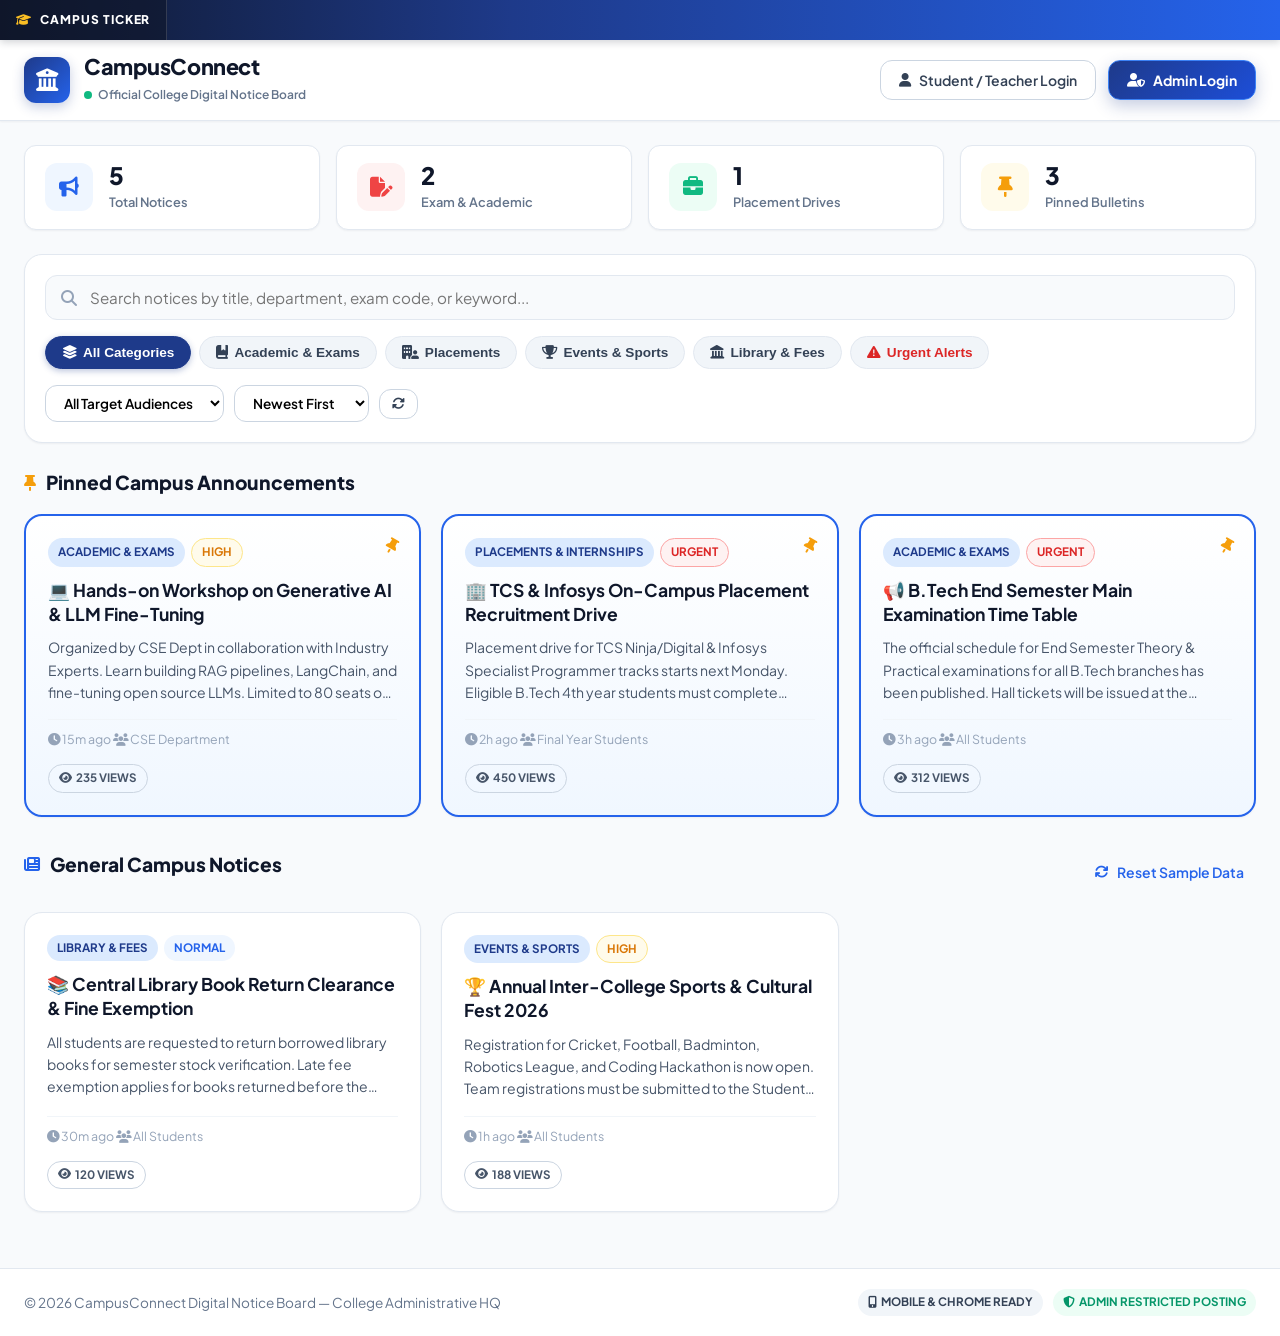
<file: index.html>
<!DOCTYPE html>
<html lang="en">
<head>
    <meta charset="UTF-8">
    <meta name="viewport" content="width=device-width, initial-scale=1.0">
    <title>CampusConnect | College Digital Notice Board</title>
    <link rel="stylesheet" href="styles.css">
    <!-- Google Fonts -->
    <link rel="preconnect" href="https://fonts.googleapis.com">
    <link rel="preconnect" href="https://fonts.gstatic.com" crossorigin>
    <link href="https://fonts.googleapis.com/css2?family=Plus+Jakarta+Sans:wght@300;400;500;600;700;800&display=swap" rel="stylesheet">
    <!-- Font Awesome Icons -->
    <link rel="stylesheet" href="https://cdnjs.cloudflare.com/ajax/libs/font-awesome/6.4.0/css/all.min.css">
</head>
<body>
    <!-- Top Campus Live Ticker -->
    <div class="ticker-wrap" id="tickerWrap">
        <div class="ticker-title">
            <i class="fa-solid fa-graduation-cap pulse-icon"></i>
            <span>CAMPUS TICKER</span>
        </div>
        <div class="ticker-content" id="tickerContent">
            <!-- Dynamic urgent campus notices -->
        </div>
    </div>

    <!-- College Main Navigation Bar -->
    <header class="navbar">
        <div class="nav-container">
            <div class="brand">
                <div class="brand-icon">
                    <i class="fa-solid fa-university"></i>
                </div>
                <div class="brand-text">
                    <h1>CampusConnect</h1>
                    <span class="sub-brand"><span class="status-dot"></span> Official College Digital Notice Board</span>
                </div>
            </div>

            <!-- Right-Side Auth & Navigation Controls -->
            <div class="nav-actions">
                <!-- User Profile Badge when Logged In -->
                <div class="user-profile-badge hidden" id="userProfileBadge">
                    <div class="profile-avatar" id="userAvatar">U</div>
                    <div class="profile-info">
                        <span class="profile-name" id="userName">User Name</span>
                        <span class="badge" id="userRoleBadge">Role</span>
                    </div>
                    <button class="btn btn-icon btn-logout" onclick="handleLogout()" title="Logout">
                        <i class="fa-solid fa-right-from-bracket"></i>
                    </button>
                </div>

                <!-- Admin Only: Post Notice Trigger -->
                <button class="btn btn-success hidden" id="postNoticeBtn" onclick="openNoticeModal()">
                    <i class="fa-solid fa-plus-circle"></i> Post New Notice
                </button>

                <!-- Student / Teacher Login Trigger -->
                <button class="btn btn-outline" id="userAuthBtn" onclick="openAuthModal('student')">
                    <i class="fa-solid fa-user"></i> Student / Teacher Login
                </button>

                <!-- RIGHT-SIDE BLUE ADMIN LOGIN BUTTON -->
                <button class="btn btn-admin-blue" id="adminAuthBtn" onclick="openAuthModal('admin')">
                    <i class="fa-solid fa-user-shield"></i> Admin Login
                </button>
            </div>
        </div>
    </header>

    <main class="main-container">
        <!-- Campus Dashboard Stats Bar -->
        <section class="stats-grid">
            <div class="stat-card">
                <div class="stat-icon blue">
                    <i class="fa-solid fa-bullhorn"></i>
                </div>
                <div class="stat-info">
                    <span class="stat-value" id="totalNoticesCount">0</span>
                    <span class="stat-label">Total Notices</span>
                </div>
            </div>
            <div class="stat-card">
                <div class="stat-icon red">
                    <i class="fa-solid fa-file-pen"></i>
                </div>
                <div class="stat-info">
                    <span class="stat-value" id="examNoticesCount">0</span>
                    <span class="stat-label">Exam & Academic</span>
                </div>
            </div>
            <div class="stat-card">
                <div class="stat-icon green">
                    <i class="fa-solid fa-briefcase"></i>
                </div>
                <div class="stat-info">
                    <span class="stat-value" id="placementNoticesCount">0</span>
                    <span class="stat-label">Placement Drives</span>
                </div>
            </div>
            <div class="stat-card">
                <div class="stat-icon amber">
                    <i class="fa-solid fa-thumbtack"></i>
                </div>
                <div class="stat-info">
                    <span class="stat-value" id="pinnedNoticesCount">0</span>
                    <span class="stat-label">Pinned Bulletins</span>
                </div>
            </div>
        </section>

        <!-- Search & Department Filters Toolbar -->
        <section class="controls-card">
            <div class="search-box">
                <i class="fa-solid fa-magnifying-glass search-icon"></i>
                <input type="text" id="searchInput" placeholder="Search notices by title, department, exam code, or keyword..." oninput="handleSearchInput()">
                <button class="clear-search-btn hidden" id="clearSearchBtn" onclick="clearSearch()">
                    <i class="fa-solid fa-xmark"></i>
                </button>
            </div>

            <div class="filters-wrapper">
                <div class="category-pills" id="categoryPills">
                    <button class="pill active" data-category="all" onclick="setCategoryFilter('all', this)">
                        <i class="fa-solid fa-layer-group"></i> All Categories
                    </button>
                    <button class="pill" data-category="Academic & Exams" onclick="setCategoryFilter('Academic & Exams', this)">
                        <i class="fa-solid fa-book-bookmark"></i> Academic & Exams
                    </button>
                    <button class="pill" data-category="Placements & Internships" onclick="setCategoryFilter('Placements & Internships', this)">
                        <i class="fa-solid fa-building-user"></i> Placements
                    </button>
                    <button class="pill" data-category="Events & Sports" onclick="setCategoryFilter('Events & Sports', this)">
                        <i class="fa-solid fa-trophy"></i> Events & Sports
                    </button>
                    <button class="pill" data-category="Library & Fees" onclick="setCategoryFilter('Library & Fees', this)">
                        <i class="fa-solid fa-landmark"></i> Library & Fees
                    </button>
                    <button class="pill pill-urgent" data-category="Urgent Campus Alerts" onclick="setCategoryFilter('Urgent Campus Alerts', this)">
                        <i class="fa-solid fa-triangle-exclamation"></i> Urgent Alerts
                    </button>
                </div>

                <div class="secondary-filters">
                    <select id="audienceFilter" class="filter-select" onchange="handleFilterChange()">
                        <option value="all">All Target Audiences</option>
                        <option value="All Students">All Students</option>
                        <option value="Final Year Students">Final Year Students</option>
                        <option value="CSE Department">CSE Department</option>
                        <option value="ECE & EEE Dept">ECE & EEE Dept</option>
                        <option value="Faculty & Staff">Faculty & Staff</option>
                    </select>

                    <select id="sortBy" class="filter-select" onchange="handleFilterChange()">
                        <option value="newest">Newest First</option>
                        <option value="pinned">Pinned First</option>
                        <option value="views">Most Viewed</option>
                        <option value="oldest">Oldest First</option>
                    </select>

                    <button class="btn btn-secondary-outline btn-sm" onclick="resetAllFilters()" title="Reset Filters">
                        <i class="fa-solid fa-rotate"></i>
                    </button>
                </div>
            </div>
        </section>

        <!-- Active Filter Summary -->
        <div class="active-filter-indicator hidden" id="filterIndicator">
            <span>Showing filtered results for: <strong id="filterSummaryText"></strong></span>
            <button class="link-btn" onclick="resetAllFilters()">Clear Filters</button>
        </div>

        <!-- Pinned Announcements Section -->
        <section class="section-wrapper" id="pinnedSection">
            <div class="section-title">
                <i class="fa-solid fa-thumbtack pin-icon"></i>
                <h2>Pinned Campus Announcements</h2>
            </div>
            <div class="notice-grid" id="pinnedGrid"></div>
        </section>

        <!-- Main Notices Grid -->
        <section class="section-wrapper">
            <div class="section-header">
                <div class="section-title">
                    <i class="fa-solid fa-newspaper"></i>
                    <h2 id="mainGridTitle">General Campus Notices</h2>
                </div>
                <div class="grid-actions">
                    <button class="btn btn-text" onclick="seedSampleData()">
                        <i class="fa-solid fa-arrows-rotate"></i> Reset Sample Data
                    </button>
                </div>
            </div>

            <!-- Empty State -->
            <div class="empty-state hidden" id="emptyState">
                <div class="empty-icon">
                    <i class="fa-regular fa-folder-open"></i>
                </div>
                <h3>No College Notices Found</h3>
                <p>No notices match your current search query or active filter settings.</p>
                <button class="btn btn-primary" onclick="resetAllFilters()">
                    <i class="fa-solid fa-rotate-left"></i> Reset Filters
                </button>
            </div>

            <div class="notice-grid" id="noticeGrid"></div>
        </section>
    </main>

    <!-- Footer -->
    <footer class="footer">
        <div class="footer-container">
            <p>&copy; 2026 CampusConnect Digital Notice Board — College Administrative HQ</p>
            <div class="footer-links">
                <span class="badge badge-info"><i class="fa-solid fa-mobile-screen-button"></i> Mobile & Chrome Ready</span>
                <span class="badge badge-success"><i class="fa-solid fa-shield-halved"></i> Admin Restricted Posting</span>
            </div>
        </div>
    </footer>

    <!-- AUTHENTICATION & ACCOUNT REGISTRATION MODAL -->
    <div class="modal-backdrop" id="authModal">
        <div class="modal-card modal-md">
            <div class="modal-header">
                <div class="auth-tabs" id="authTabs">
                    <button class="auth-tab active" data-tab="student" onclick="switchAuthTab('student')">
                        <i class="fa-solid fa-user-graduate"></i> Student Login
                    </button>
                    <button class="auth-tab" data-tab="teacher" onclick="switchAuthTab('teacher')">
                        <i class="fa-solid fa-chalkboard-user"></i> Teacher Login
                    </button>
                    <button class="auth-tab tab-admin-blue" data-tab="admin" onclick="switchAuthTab('admin')">
                        <i class="fa-solid fa-user-shield"></i> Admin Login
                    </button>
                    <button class="auth-tab" data-tab="register" onclick="switchAuthTab('register')">
                        <i class="fa-solid fa-user-plus"></i> Create Account
                    </button>
                </div>
                <button class="close-modal-btn" onclick="closeAuthModal()">
                    <i class="fa-solid fa-xmark"></i>
                </button>
            </div>

            <div class="modal-body">
                <!-- STUDENT LOGIN FORM -->
                <form id="studentLoginForm" class="auth-form" onsubmit="handleLogin(event, 'student')">
                    <h4 class="form-section-title">Student Portal Login</h4>
                    <p class="form-subtitle">Access your department announcements and exam schedules.</p>
                    
                    <div class="form-group">
                        <label for="studentUserId">Student Roll No / User ID</label>
                        <div class="input-icon-wrap">
                            <i class="fa-solid fa-id-card input-icon"></i>
                            <input type="text" id="studentUserId" class="form-input" placeholder="e.g. STU101" required>
                        </div>
                    </div>
                    <div class="form-group">
                        <label for="studentPassword">Password</label>
                        <div class="input-icon-wrap">
                            <i class="fa-solid fa-lock input-icon"></i>
                            <input type="password" id="studentPassword" class="form-input" placeholder="Enter password" required>
                        </div>
                    </div>
                    <span class="auth-hint">Demo Student Credentials: User ID: <code class="code-badge">STU101</code> | Password: <code class="code-badge">pass123</code></span>
                    
                    <div class="modal-footer border-0 px-0 pb-0">
                        <button type="submit" class="btn btn-primary btn-block">
                            <i class="fa-solid fa-right-to-bracket"></i> Login as Student
                        </button>
                    </div>
                </form>

                <!-- TEACHER LOGIN FORM -->
                <form id="teacherLoginForm" class="auth-form hidden" onsubmit="handleLogin(event, 'teacher')">
                    <h4 class="form-section-title">Teacher & Faculty Login</h4>
                    <p class="form-subtitle">Access academic circulars and staff notices.</p>
                    
                    <div class="form-group">
                        <label for="teacherUserId">Faculty Employee ID / User ID</label>
                        <div class="input-icon-wrap">
                            <i class="fa-solid fa-id-badge input-icon"></i>
                            <input type="text" id="teacherUserId" class="form-input" placeholder="e.g. TCH201" required>
                        </div>
                    </div>
                    <div class="form-group">
                        <label for="teacherPassword">Password</label>
                        <div class="input-icon-wrap">
                            <i class="fa-solid fa-lock input-icon"></i>
                            <input type="password" id="teacherPassword" class="form-input" placeholder="Enter password" required>
                        </div>
                    </div>
                    <span class="auth-hint">Demo Teacher Credentials: User ID: <code class="code-badge">TCH201</code> | Password: <code class="code-badge">pass123</code></span>
                    
                    <div class="modal-footer border-0 px-0 pb-0">
                        <button type="submit" class="btn btn-primary btn-block">
                            <i class="fa-solid fa-right-to-bracket"></i> Login as Teacher
                        </button>
                    </div>
                </form>

                <!-- RIGHT SIDE BLUE ADMIN LOGIN FORM -->
                <form id="adminLoginForm" class="auth-form hidden" onsubmit="handleLogin(event, 'admin')">
                    <div class="admin-auth-header-box">
                        <i class="fa-solid fa-shield-halved admin-shield-icon"></i>
                        <div>
                            <h4 class="text-white">Admin Management Login</h4>
                            <p class="text-blue-200">Exclusive posting and notice management control.</p>
                        </div>
                    </div>
                    
                    <div class="form-group">
                        <label for="adminUserId">Admin User ID <span class="required">*</span></label>
                        <div class="input-icon-wrap">
                            <i class="fa-solid fa-user-gear input-icon"></i>
                            <input type="text" id="adminUserId" class="form-input" placeholder="Enter Admin User ID" required>
                        </div>
                    </div>
                    <div class="form-group">
                        <label for="adminPassword">Admin Password <span class="required">*</span></label>
                        <div class="input-icon-wrap">
                            <i class="fa-solid fa-key input-icon"></i>
                            <input type="password" id="adminPassword" class="form-input" placeholder="Enter Admin Password" required>
                        </div>
                    </div>
                    
                    <div class="admin-credential-info">
                        <i class="fa-solid fa-circle-info"></i>
                        <span>Admin Credentials: User ID: <code class="code-badge">12345</code> | Password: <code class="code-badge">aaa</code></span>
                    </div>

                    <div class="modal-footer border-0 px-0 pb-0 mt-3">
                        <button type="submit" class="btn btn-admin-blue btn-block">
                            <i class="fa-solid fa-unlock-keyhole"></i> Unlock Admin Portal
                        </button>
                    </div>
                </form>

                <!-- CREATE NEW ACCOUNT FORM -->
                <form id="registerForm" class="auth-form hidden" onsubmit="handleRegister(event)">
                    <h4 class="form-section-title">Create New Account</h4>
                    <p class="form-subtitle">Register as a Student or Teacher to access college notices.</p>

                    <div class="form-group">
                        <label for="regRole">Account Type <span class="required">*</span></label>
                        <select id="regRole" class="form-select" required>
                            <option value="student">Student Account</option>
                            <option value="teacher">Teacher / Faculty Account</option>
                        </select>
                    </div>

                    <div class="form-row">
                        <div class="form-group col-half">
                            <label for="regName">Full Name <span class="required">*</span></label>
                            <input type="text" id="regName" class="form-input" placeholder="e.g. Rahul Sharma" required>
                        </div>
                        <div class="form-group col-half">
                            <label for="regUserId">User ID / Roll No <span class="required">*</span></label>
                            <input type="text" id="regUserId" class="form-input" placeholder="e.g. STU999" required>
                        </div>
                    </div>

                    <div class="form-row">
                        <div class="form-group col-half">
                            <label for="regDepartment">Department</label>
                            <select id="regDepartment" class="form-select">
                                <option value="Computer Science (CSE)">Computer Science (CSE)</option>
                                <option value="Electronics (ECE)">Electronics (ECE)</option>
                                <option value="Electrical (EEE)">Electrical (EEE)</option>
                                <option value="Mechanical (MECH)">Mechanical (MECH)</option>
                                <option value="Civil Engineering">Civil Engineering</option>
                                <option value="General Academic">General Academic</option>
                            </select>
                        </div>
                        <div class="form-group col-half">
                            <label for="regPassword">Create Password <span class="required">*</span></label>
                            <input type="password" id="regPassword" class="form-input" placeholder="Enter password" required>
                        </div>
                    </div>

                    <div class="modal-footer border-0 px-0 pb-0">
                        <button type="submit" class="btn btn-primary btn-block">
                            <i class="fa-solid fa-user-check"></i> Register Account
                        </button>
                    </div>
                </form>
            </div>
        </div>
    </div>

    <!-- POST / EDIT NOTICE FORM MODAL (ADMIN ONLY) -->
    <div class="modal-backdrop" id="noticeFormModal">
        <div class="modal-card modal-md">
            <div class="modal-header">
                <h3 id="formModalTitle"><i class="fa-solid fa-pen-to-square"></i> Post College Notice</h3>
                <button class="close-modal-btn" onclick="closeNoticeModal()">
                    <i class="fa-solid fa-xmark"></i>
                </button>
            </div>
            <form id="noticeForm" onsubmit="saveNotice(event)">
                <input type="hidden" id="noticeId">
                <div class="modal-body">
                    <div class="form-group">
                        <label for="formTitle">Notice Title <span class="required">*</span></label>
                        <input type="text" id="formTitle" class="form-input" placeholder="e.g. Mid-Semester Examination Time Table Released" required>
                    </div>

                    <div class="form-row">
                        <div class="form-group col-half">
                            <label for="formCategory">Category <span class="required">*</span></label>
                            <select id="formCategory" class="form-select" required>
                                <option value="Academic & Exams">Academic & Exams</option>
                                <option value="Placements & Internships">Placements & Internships</option>
                                <option value="Events & Sports">Events & Sports</option>
                                <option value="Library & Fees">Library & Fees</option>
                                <option value="Urgent Campus Alerts">Urgent Campus Alerts</option>
                            </select>
                        </div>
                        <div class="form-group col-half">
                            <label for="formPriority">Priority Level <span class="required">*</span></label>
                            <select id="formPriority" class="form-select" required>
                                <option value="Normal">Normal</option>
                                <option value="High">High</option>
                                <option value="Urgent">Urgent (Live Ticker Alert)</option>
                                <option value="Low">Low</option>
                            </select>
                        </div>
                    </div>

                    <div class="form-row">
                        <div class="form-group col-half">
                            <label for="formAudience">Target Audience</label>
                            <select id="formAudience" class="form-select">
                                <option value="All Students">All Students</option>
                                <option value="Final Year Students">Final Year Students</option>
                                <option value="CSE Department">CSE Department</option>
                                <option value="ECE & EEE Dept">ECE & EEE Dept</option>
                                <option value="Faculty & Staff">Faculty & Staff</option>
                            </select>
                        </div>
                        <div class="form-group col-half flex-align-end">
                            <label class="checkbox-label">
                                <input type="checkbox" id="formPinned">
                                <span><i class="fa-solid fa-thumbtack"></i> Pin to Top Bulletin</span>
                            </label>
                        </div>
                    </div>

                    <div class="form-group">
                        <label for="formContent">Notice Description & Details <span class="required">*</span></label>
                        <textarea id="formContent" class="form-textarea" rows="5" placeholder="Enter detailed notice information, instructions, timings, or location..." required></textarea>
                    </div>

                    <div class="form-group">
                        <label for="formAttachment">Resource Link / PDF Attachment URL (Optional)</label>
                        <input type="url" id="formAttachment" class="form-input" placeholder="https://college.edu/exam-timetable.pdf">
                    </div>
                </div>

                <div class="modal-footer">
                    <button type="button" class="btn btn-secondary-outline" onclick="closeNoticeModal()">Cancel</button>
                    <button type="submit" class="btn btn-primary">
                        <i class="fa-solid fa-paper-plane"></i> Publish Notice
                    </button>
                </div>
            </form>
        </div>
    </div>

    <!-- NOTICE DETAIL MODAL -->
    <div class="modal-backdrop" id="detailModal">
        <div class="modal-card modal-lg">
            <div class="modal-header">
                <div class="modal-title-wrap">
                    <span class="badge" id="detailCategoryBadge">Category</span>
                    <span class="badge" id="detailPriorityBadge">Priority</span>
                    <span class="badge badge-outline" id="detailAudienceBadge">All Students</span>
                </div>
                <button class="close-modal-btn" onclick="closeDetailModal()">
                    <i class="fa-solid fa-xmark"></i>
                </button>
            </div>
            <div class="modal-body">
                <h2 class="detail-title" id="detailTitle">Notice Title</h2>
                <div class="detail-meta">
                    <span><i class="fa-solid fa-calendar-day"></i> <span id="detailDate">Timestamp</span></span>
                    <span><i class="fa-solid fa-eye"></i> <span id="detailViews">0</span> Views</span>
                    <span><i class="fa-solid fa-circle-check"></i> <span id="detailAcks">0</span> Acknowledgments</span>
                </div>
                <hr class="modal-divider">
                <div class="detail-content" id="detailContent"></div>
                <div class="detail-attachment hidden" id="detailAttachmentWrap">
                    <i class="fa-solid fa-paperclip"></i>
                    <span>Attached Document / Link:</span>
                    <a href="#" id="detailAttachmentLink" target="_blank" rel="noopener">Open Attachment</a>
                </div>
            </div>
            <div class="modal-footer">
                <button class="btn btn-success" id="ackNoticeBtn" onclick="acknowledgeCurrentNotice()">
                    <i class="fa-solid fa-check"></i> Mark as Read (Acknowledge)
                </button>
                <button class="btn btn-secondary-outline" onclick="closeDetailModal()">Close</button>
            </div>
        </div>
    </div>

    <!-- TOAST NOTIFICATION CONTAINER -->
    <div class="toast-container" id="toastContainer"></div>

    <script src="app.js"></script>
</body>
</html>
</file>
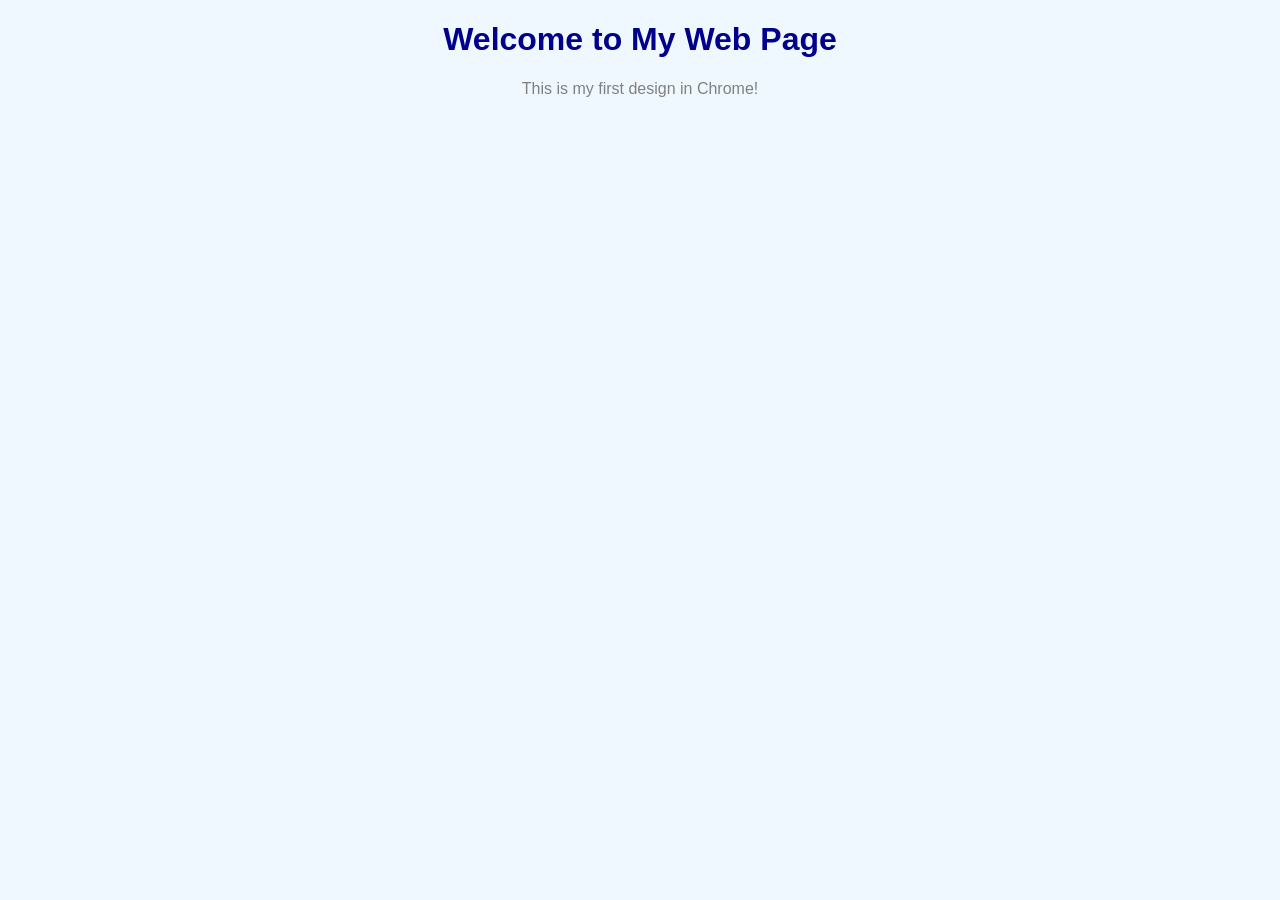
<file: mypage.html>
<!DOCTYPE html>
<html>
<head>
  <title>My First Web Page</title>
  <style>
    body {
      font-family: Arial, sans-serif;
      background-color: #f0f8ff;
      text-align: center;
    }
    h1 {
      color: darkblue;
    }
    p {
      color: gray;
    }
  </style>
</head>
<body>
  <h1>Welcome to My Web Page</h1>
  <p>This is my first design in Chrome!</p>
</body>
</html>
</file>
<file: styles.css>
/* ==========================================================================
   CAMPUSCONNECT COLLEGE DIGITAL NOTICE BOARD - STYLES
   ========================================================================== */

:root {
    /* Color System - College Blue & White Palette */
    --primary-900: #0F172A;
    --primary-800: #1E3A8A;
    --primary-700: #1D4ED8;
    --primary-600: #2563EB;
    --primary-500: #3B82F6;
    --primary-400: #60A5FA;
    --primary-100: #DBEAFE;
    --primary-50:  #EFF6FF;

    --slate-900: #0F172A;
    --slate-800: #1E293B;
    --slate-700: #334155;
    --slate-600: #475569;
    --slate-500: #64748B;
    --slate-400: #94A3B8;
    --slate-300: #CBD5E1;
    --slate-200: #E2E8F0;
    --slate-100: #F1F5F9;
    --slate-50:  #F8FAFC;

    --white: #FFFFFF;

    /* Status Colors */
    --urgent-bg: #FEF2F2;
    --urgent-border: #FCA5A5;
    --urgent-text: #DC2626;

    --high-bg: #FFFBEB;
    --high-border: #FDE68A;
    --high-text: #D97706;

    --normal-bg: #EFF6FF;
    --normal-border: #BFDBFE;
    --normal-text: #2563EB;

    --low-bg: #F1F5F9;
    --low-border: #CBD5E1;
    --low-text: #475569;

    --success-bg: #ECFDF5;
    --success-text: #059669;

    /* Geometry & Shadows */
    --radius-sm: 6px;
    --radius-md: 12px;
    --radius-lg: 18px;
    --radius-full: 9999px;
    --max-width: 1280px;

    --shadow-sm: 0 1px 2px 0 rgba(15, 23, 42, 0.05);
    --shadow-md: 0 4px 6px -1px rgba(15, 23, 42, 0.08);
    --shadow-lg: 0 10px 15px -3px rgba(15, 23, 42, 0.1);
    --shadow-xl: 0 20px 25px -5px rgba(15, 23, 42, 0.15);
    --shadow-blue: 0 6px 16px rgba(30, 58, 138, 0.25);

    --transition-normal: 0.25s ease;
    --transition-smooth: 0.35s cubic-bezier(0.4, 0, 0.2, 1);
}

/* Reset */
* {
    box-sizing: border-box;
    margin: 0;
    padding: 0;
}

body {
    font-family: 'Plus Jakarta Sans', -apple-system, BlinkMacSystemFont, "Segoe UI", Roboto, sans-serif;
    background-color: var(--slate-50);
    color: var(--slate-800);
    line-height: 1.6;
    min-height: 100vh;
    display: flex;
    flex-direction: column;
}

/* ==========================================================================
   LIVE TICKER BAR
   ========================================================================== */
.ticker-wrap {
    background: linear-gradient(90deg, #0F172A 0%, #1E3A8A 40%, #2563EB 100%);
    color: #FFFFFF;
    display: flex;
    align-items: center;
    height: 40px;
    overflow: hidden;
    box-shadow: 0 2px 8px rgba(15, 23, 42, 0.2);
    z-index: 100;
}

.ticker-title {
    background: rgba(15, 23, 42, 0.6);
    padding: 0 16px;
    height: 100%;
    display: flex;
    align-items: center;
    gap: 8px;
    font-weight: 800;
    font-size: 0.75rem;
    letter-spacing: 0.08em;
    white-space: nowrap;
    text-transform: uppercase;
    border-right: 1px solid rgba(255, 255, 255, 0.15);
}

.pulse-icon {
    color: #FBBF24;
    animation: pulse 1.5s infinite;
}

@keyframes pulse {
    0% { transform: scale(1); opacity: 1; }
    50% { transform: scale(1.25); opacity: 0.7; }
    100% { transform: scale(1); opacity: 1; }
}

.ticker-content {
    display: flex;
    align-items: center;
    white-space: nowrap;
    animation: marquee 30s linear infinite;
    padding-left: 100%;
}

.ticker-content:hover {
    animation-play-state: paused;
}

.ticker-item {
    display: inline-flex;
    align-items: center;
    gap: 12px;
    margin-right: 48px;
    font-size: 0.875rem;
    font-weight: 500;
}

.badge-ticker {
    background: rgba(255, 255, 255, 0.2);
    padding: 2px 8px;
    border-radius: var(--radius-full);
    font-size: 0.7rem;
    font-weight: 700;
}

@keyframes marquee {
    0% { transform: translate3d(0, 0, 0); }
    100% { transform: translate3d(-100%, 0, 0); }
}

/* ==========================================================================
   NAVIGATION BAR
   ========================================================================== */
.navbar {
    background-color: var(--white);
    border-bottom: 1px solid var(--slate-200);
    position: sticky;
    top: 0;
    z-index: 90;
    box-shadow: var(--shadow-sm);
}

.nav-container {
    max-width: var(--max-width);
    margin: 0 auto;
    padding: 14px 24px;
    display: flex;
    justify-content: space-between;
    align-items: center;
}

.brand {
    display: flex;
    align-items: center;
    gap: 14px;
}

.brand-icon {
    width: 46px;
    height: 46px;
    background: linear-gradient(135deg, var(--primary-800) 0%, var(--primary-600) 100%);
    color: #FFFFFF;
    border-radius: var(--radius-md);
    display: flex;
    align-items: center;
    justify-content: center;
    font-size: 1.4rem;
    box-shadow: 0 4px 12px rgba(30, 58, 138, 0.25);
}

.brand-text h1 {
    font-size: 1.35rem;
    font-weight: 800;
    color: var(--slate-900);
    line-height: 1.2;
    letter-spacing: -0.02em;
}

.sub-brand {
    font-size: 0.75rem;
    color: var(--slate-500);
    font-weight: 600;
    display: inline-flex;
    align-items: center;
    gap: 6px;
}

.status-dot {
    width: 8px;
    height: 8px;
    background-color: #10B981;
    border-radius: 50%;
    display: inline-block;
}

.nav-actions {
    display: flex;
    align-items: center;
    gap: 12px;
}

/* ==========================================================================
   BUTTON STYLES (INCLUDING RIGHT-SIDE BLUE ADMIN BUTTON)
   ========================================================================== */
.btn {
    display: inline-flex;
    align-items: center;
    justify-content: center;
    gap: 8px;
    padding: 10px 18px;
    font-size: 0.875rem;
    font-weight: 600;
    border-radius: var(--radius-md);
    border: 1px solid transparent;
    cursor: pointer;
    transition: var(--transition-normal);
    font-family: inherit;
    white-space: nowrap;
}

.btn-primary {
    background: linear-gradient(135deg, var(--primary-600) 0%, var(--primary-700) 100%);
    color: #FFFFFF;
    box-shadow: 0 2px 6px rgba(37, 99, 235, 0.25);
}

.btn-primary:hover {
    background: linear-gradient(135deg, var(--primary-700) 0%, var(--primary-800) 100%);
    transform: translateY(-1px);
}

/* RIGHT SIDE BLUE ADMIN BUTTON */
.btn-admin-blue {
    background: linear-gradient(135deg, #1E3A8A 0%, #1D4ED8 100%);
    color: #FFFFFF;
    border: 1px solid #3B82F6;
    box-shadow: var(--shadow-blue);
    font-weight: 700;
}

.btn-admin-blue:hover {
    background: linear-gradient(135deg, #0F172A 0%, #1E3A8A 100%);
    border-color: #60A5FA;
    transform: translateY(-1px);
    box-shadow: 0 8px 20px rgba(30, 58, 138, 0.4);
}

.btn-outline {
    background-color: transparent;
    border-color: var(--slate-300);
    color: var(--slate-700);
}

.btn-outline:hover {
    background-color: var(--slate-100);
    color: var(--slate-900);
}

.btn-secondary-outline {
    background-color: var(--white);
    border: 1px solid var(--slate-300);
    color: var(--slate-700);
}

.btn-success {
    background-color: #10B981;
    color: #FFFFFF;
}

.btn-success:hover {
    background-color: #059669;
}

.btn-icon {
    width: 38px;
    height: 38px;
    padding: 0;
    border-radius: var(--radius-md);
    background-color: var(--slate-100);
    color: var(--slate-700);
    border: 1px solid var(--slate-200);
}

.btn-icon:hover {
    background-color: var(--slate-200);
}

.btn-logout:hover {
    background-color: #FEF2F2;
    color: #DC2626;
    border-color: #FCA5A5;
}

.btn-text {
    background: none;
    border: none;
    color: var(--primary-600);
    font-weight: 600;
    padding: 6px 12px;
}

.btn-sm {
    padding: 8px 12px;
    font-size: 0.8rem;
}

.btn-block {
    width: 100%;
}

.hidden {
    display: none !important;
}

/* Profile Badge Widget */
.user-profile-badge {
    display: flex;
    align-items: center;
    gap: 10px;
    padding: 4px 12px;
    background-color: var(--slate-100);
    border: 1px solid var(--slate-200);
    border-radius: var(--radius-full);
}

.profile-avatar {
    width: 32px;
    height: 32px;
    border-radius: 50%;
    background-color: var(--primary-600);
    color: #FFFFFF;
    display: flex;
    align-items: center;
    justify-content: center;
    font-weight: 800;
    font-size: 0.85rem;
}

.profile-info {
    display: flex;
    flex-direction: column;
}

.profile-name {
    font-size: 0.8rem;
    font-weight: 700;
    color: var(--slate-800);
    line-height: 1.1;
}

/* ==========================================================================
   MAIN LAYOUT & STATS BAR
   ========================================================================== */
.main-container {
    max-width: var(--max-width);
    margin: 0 auto;
    padding: 24px;
    flex: 1;
    width: 100%;
}

.stats-grid {
    display: grid;
    grid-template-columns: repeat(auto-fit, minmax(220px, 1fr));
    gap: 16px;
    margin-bottom: 24px;
}

.stat-card {
    background-color: var(--white);
    border: 1px solid var(--slate-200);
    border-radius: var(--radius-md);
    padding: 16px 20px;
    display: flex;
    align-items: center;
    gap: 16px;
    box-shadow: var(--shadow-sm);
}

.stat-icon {
    width: 48px;
    height: 48px;
    border-radius: var(--radius-md);
    display: flex;
    align-items: center;
    justify-content: center;
    font-size: 1.25rem;
}

.stat-icon.blue { background-color: #EFF6FF; color: #2563EB; }
.stat-icon.red  { background-color: #FEF2F2; color: #EF4444; }
.stat-icon.green{ background-color: #ECFDF5; color: #10B981; }
.stat-icon.amber{ background-color: #FFFBEB; color: #F59E0B; }

.stat-value {
    display: block;
    font-size: 1.5rem;
    font-weight: 800;
    color: var(--slate-900);
    line-height: 1.1;
}

.stat-label {
    font-size: 0.8rem;
    color: var(--slate-500);
    font-weight: 600;
}

/* ==========================================================================
   CONTROLS CARD (SEARCH & FILTERS)
   ========================================================================== */
.controls-card {
    background-color: var(--white);
    border: 1px solid var(--slate-200);
    border-radius: var(--radius-lg);
    padding: 20px;
    margin-bottom: 24px;
    box-shadow: var(--shadow-sm);
}

.search-box {
    position: relative;
    margin-bottom: 16px;
}

.search-icon {
    position: absolute;
    left: 16px;
    top: 50%;
    transform: translateY(-50%);
    color: var(--slate-400);
}

.search-box input {
    width: 100%;
    padding: 12px 42px 12px 44px;
    border-radius: var(--radius-md);
    border: 1.5px solid var(--slate-200);
    background-color: var(--slate-50);
    font-size: 0.95rem;
    font-family: inherit;
    transition: var(--transition-normal);
}

.search-box input:focus {
    outline: none;
    border-color: var(--primary-500);
    background-color: var(--white);
    box-shadow: 0 0 0 4px rgba(59, 130, 246, 0.15);
}

.clear-search-btn {
    position: absolute;
    right: 14px;
    top: 50%;
    transform: translateY(-50%);
    background: none;
    border: none;
    color: var(--slate-400);
    cursor: pointer;
}

.filters-wrapper {
    display: flex;
    flex-wrap: wrap;
    justify-content: space-between;
    align-items: center;
    gap: 16px;
}

.category-pills {
    display: flex;
    flex-wrap: wrap;
    gap: 8px;
}

.pill {
    padding: 8px 16px;
    border-radius: var(--radius-full);
    background-color: var(--slate-100);
    border: 1px solid var(--slate-200);
    color: var(--slate-700);
    font-size: 0.85rem;
    font-weight: 600;
    cursor: pointer;
    display: inline-flex;
    align-items: center;
    gap: 6px;
    transition: var(--transition-normal);
}

.pill:hover {
    background-color: var(--slate-200);
}

.pill.active {
    background-color: var(--primary-800);
    border-color: var(--primary-800);
    color: #FFFFFF;
    box-shadow: 0 2px 6px rgba(30, 58, 138, 0.3);
}

.pill-urgent {
    color: var(--urgent-text);
}

.pill-urgent.active {
    background-color: var(--urgent-text);
    border-color: var(--urgent-text);
    color: #FFFFFF;
}

.secondary-filters {
    display: flex;
    align-items: center;
    gap: 10px;
}

.filter-select {
    padding: 8px 14px;
    border-radius: var(--radius-md);
    border: 1px solid var(--slate-300);
    background-color: var(--white);
    font-size: 0.85rem;
    font-weight: 600;
    font-family: inherit;
    cursor: pointer;
}

.active-filter-indicator {
    background-color: var(--primary-50);
    border: 1px dashed var(--primary-400);
    padding: 10px 16px;
    border-radius: var(--radius-md);
    margin-bottom: 20px;
    font-size: 0.85rem;
    display: flex;
    justify-content: space-between;
    align-items: center;
}

/* ==========================================================================
   NOTICE CARDS & GRID
   ========================================================================== */
.section-wrapper {
    margin-bottom: 32px;
}

.section-header {
    display: flex;
    justify-content: space-between;
    align-items: center;
    margin-bottom: 16px;
}

.section-title {
    display: flex;
    align-items: center;
    gap: 10px;
    margin-bottom: 16px;
}

.section-title h2 {
    font-size: 1.2rem;
    font-weight: 800;
    color: var(--slate-900);
}

.section-title i {
    color: var(--primary-600);
}

.section-title i.pin-icon {
    color: #F59E0B;
}

.notice-grid {
    display: grid;
    grid-template-columns: repeat(auto-fill, minmax(320px, 1fr));
    gap: 20px;
}

.notice-card {
    background-color: var(--white);
    border: 1px solid var(--slate-200);
    border-radius: var(--radius-lg);
    padding: 22px;
    display: flex;
    flex-direction: column;
    justify-content: space-between;
    box-shadow: var(--shadow-sm);
    transition: var(--transition-smooth);
    position: relative;
}

.notice-card:hover {
    transform: translateY(-4px);
    box-shadow: 0 12px 24px rgba(30, 58, 138, 0.12);
    border-color: var(--primary-400);
}

.notice-card.pinned-card {
    border: 2px solid var(--primary-600);
    background: linear-gradient(180deg, #FFFFFF 0%, #F0F7FF 100%);
}

.card-top-bar {
    display: flex;
    justify-content: space-between;
    align-items: flex-start;
    gap: 8px;
    margin-bottom: 12px;
}

.card-badges {
    display: flex;
    flex-wrap: wrap;
    gap: 6px;
}

.badge {
    display: inline-flex;
    align-items: center;
    gap: 4px;
    padding: 4px 10px;
    border-radius: var(--radius-full);
    font-size: 0.725rem;
    font-weight: 700;
    text-transform: uppercase;
}

.badge-category { background-color: var(--primary-100); color: var(--primary-800); }
.badge-urgent   { background-color: var(--urgent-bg); color: var(--urgent-text); border: 1px solid var(--urgent-border); }
.badge-high     { background-color: var(--high-bg); color: var(--high-text); border: 1px solid var(--high-border); }
.badge-normal   { background-color: var(--normal-bg); color: var(--normal-text); }
.badge-low      { background-color: var(--low-bg); color: var(--low-text); }
.badge-outline  { background: transparent; border: 1px solid var(--slate-300); color: var(--slate-600); }
.badge-info     { background-color: var(--slate-100); color: var(--slate-700); }
.badge-success  { background-color: var(--success-bg); color: var(--success-text); }

.pin-indicator {
    color: #F59E0B;
    font-size: 0.95rem;
    transform: rotate(30deg);
}

.card-title {
    font-size: 1.1rem;
    font-weight: 700;
    color: var(--slate-900);
    margin-bottom: 10px;
    line-height: 1.35;
    cursor: pointer;
}

.card-title:hover {
    color: var(--primary-600);
}

.card-excerpt {
    font-size: 0.875rem;
    color: var(--slate-600);
    margin-bottom: 16px;
    display: -webkit-box;
    -webkit-line-clamp: 3;
    -webkit-box-orient: vertical;
    overflow: hidden;
}

.card-meta {
    display: flex;
    align-items: center;
    justify-content: space-between;
    font-size: 0.775rem;
    color: var(--slate-400);
    margin-bottom: 14px;
    padding-top: 10px;
    border-top: 1px solid var(--slate-100);
}

.card-footer {
    display: flex;
    justify-content: space-between;
    align-items: center;
    gap: 10px;
}

.card-admin-actions {
    display: flex;
    align-items: center;
    gap: 6px;
}

.action-btn-sm {
    background: none;
    border: 1px solid var(--slate-200);
    color: var(--slate-500);
    width: 28px;
    height: 28px;
    border-radius: var(--radius-sm);
    display: flex;
    align-items: center;
    justify-content: center;
    cursor: pointer;
}

.action-btn-sm:hover {
    background-color: var(--slate-100);
    color: var(--slate-800);
}

.action-btn-sm.delete:hover {
    background-color: #FEF2F2;
    color: #DC2626;
    border-color: #FCA5A5;
}

.empty-state {
    text-align: center;
    padding: 48px 24px;
    background-color: var(--white);
    border: 1px dashed var(--slate-300);
    border-radius: var(--radius-lg);
}

.empty-icon {
    font-size: 3rem;
    color: var(--slate-300);
    margin-bottom: 12px;
}

/* ==========================================================================
   MODAL & AUTHENTICATION STYLES
   ========================================================================== */
.modal-backdrop {
    position: fixed;
    top: 0;
    left: 0;
    width: 100vw;
    height: 100vh;
    background-color: rgba(15, 23, 42, 0.65);
    backdrop-filter: blur(4px);
    z-index: 1000;
    display: flex;
    align-items: center;
    justify-content: center;
    padding: 20px;
    opacity: 0;
    visibility: hidden;
    transition: var(--transition-normal);
}

.modal-backdrop.active {
    opacity: 1;
    visibility: visible;
}

.modal-card {
    background-color: var(--white);
    border-radius: var(--radius-lg);
    box-shadow: var(--shadow-xl);
    width: 100%;
    max-height: 90vh;
    display: flex;
    flex-direction: column;
    transform: translateY(20px) scale(0.96);
    transition: var(--transition-smooth);
    overflow: hidden;
}

.modal-backdrop.active .modal-card {
    transform: translateY(0) scale(1);
}

.modal-md { max-width: 580px; }
.modal-lg { max-width: 768px; }

.modal-header {
    padding: 16px 20px;
    border-bottom: 1px solid var(--slate-200);
    display: flex;
    justify-content: space-between;
    align-items: center;
    background-color: var(--slate-50);
}

.auth-tabs {
    display: flex;
    gap: 6px;
    overflow-x: auto;
    width: 100%;
}

.auth-tab {
    padding: 8px 14px;
    border-radius: var(--radius-md);
    background: transparent;
    border: 1px solid transparent;
    color: var(--slate-600);
    font-size: 0.825rem;
    font-weight: 700;
    cursor: pointer;
    display: inline-flex;
    align-items: center;
    gap: 6px;
    white-space: nowrap;
}

.auth-tab:hover {
    background-color: var(--slate-200);
    color: var(--slate-900);
}

.auth-tab.active {
    background-color: var(--white);
    border-color: var(--slate-300);
    color: var(--primary-700);
    box-shadow: var(--shadow-sm);
}

/* TAB ADMIN BLUE */
.auth-tab.tab-admin-blue {
    color: #1E3A8A;
    font-weight: 800;
}

.auth-tab.tab-admin-blue.active {
    background: linear-gradient(135deg, #1E3A8A 0%, #2563EB 100%);
    color: #FFFFFF;
    border-color: #1E3A8A;
}

.close-modal-btn {
    background: none;
    border: none;
    font-size: 1.2rem;
    color: var(--slate-400);
    cursor: pointer;
    width: 32px;
    height: 32px;
    border-radius: 50%;
    display: flex;
    align-items: center;
    justify-content: center;
}

.close-modal-btn:hover {
    background-color: var(--slate-200);
}

.modal-body {
    padding: 24px;
    overflow-y: auto;
}

.modal-footer {
    padding: 16px 24px;
    border-top: 1px solid var(--slate-200);
    display: flex;
    justify-content: flex-end;
    gap: 12px;
    background-color: var(--slate-50);
}

.form-section-title {
    font-size: 1.15rem;
    font-weight: 800;
    color: var(--slate-900);
    margin-bottom: 4px;
}

.form-subtitle {
    font-size: 0.85rem;
    color: var(--slate-500);
    margin-bottom: 18px;
}

.admin-auth-header-box {
    background: linear-gradient(135deg, #0F172A 0%, #1E3A8A 100%);
    color: #FFFFFF;
    padding: 16px;
    border-radius: var(--radius-md);
    display: flex;
    align-items: center;
    gap: 14px;
    margin-bottom: 20px;
}

.admin-shield-icon {
    font-size: 2rem;
    color: #60A5FA;
}

.text-white { color: #FFFFFF !important; }
.text-blue-200 { color: #BFDBFE !important; font-size: 0.8rem; }

.admin-credential-info {
    background-color: #EFF6FF;
    border: 1px solid #BFDBFE;
    padding: 10px 14px;
    border-radius: var(--radius-md);
    font-size: 0.85rem;
    color: #1E3A8A;
    display: flex;
    align-items: center;
    gap: 8px;
    margin-top: 14px;
}

.code-badge {
    background-color: var(--slate-200);
    padding: 2px 6px;
    border-radius: var(--radius-sm);
    font-family: monospace;
    font-weight: 700;
}

/* Form Controls */
.form-group { margin-bottom: 18px; }
.form-group label { display: block; font-size: 0.85rem; font-weight: 700; color: var(--slate-700); margin-bottom: 6px; }
.required { color: #EF4444; }

.form-input, .form-select, .form-textarea {
    width: 100%;
    padding: 10px 14px;
    border-radius: var(--radius-md);
    border: 1.5px solid var(--slate-300);
    background-color: var(--white);
    color: var(--slate-800);
    font-size: 0.9rem;
    font-family: inherit;
}

.form-input:focus, .form-select:focus, .form-textarea:focus {
    outline: none;
    border-color: var(--primary-500);
    box-shadow: 0 0 0 3px rgba(59, 130, 246, 0.15);
}

.form-row { display: flex; gap: 16px; }
.col-half { flex: 1; }
.flex-align-end { display: flex; align-items: flex-end; padding-bottom: 6px; }

.checkbox-label {
    display: flex;
    align-items: center;
    gap: 8px;
    font-size: 0.875rem;
    font-weight: 600;
    cursor: pointer;
}

.input-icon-wrap { position: relative; }
.input-icon { position: absolute; left: 12px; top: 50%; transform: translateY(-50%); color: var(--slate-400); }
.input-icon-wrap input { padding-left: 38px; }

/* Notice Detail Modal */
.detail-title { font-size: 1.4rem; font-weight: 800; color: var(--slate-900); margin-bottom: 12px; }
.detail-meta { display: flex; flex-wrap: wrap; gap: 16px; font-size: 0.85rem; color: var(--slate-500); margin-bottom: 16px; }
.modal-divider { border: 0; height: 1px; background-color: var(--slate-200); margin: 16px 0; }
.detail-content { font-size: 0.95rem; color: var(--slate-700); line-height: 1.7; white-space: pre-wrap; margin-bottom: 20px; }

.detail-attachment {
    background-color: var(--primary-50);
    border: 1px solid var(--primary-100);
    padding: 12px 16px;
    border-radius: var(--radius-md);
    display: flex;
    align-items: center;
    gap: 10px;
    font-size: 0.875rem;
}

.detail-attachment a { color: var(--primary-600); font-weight: 700; word-break: break-all; }

/* Toast Notifications */
.toast-container {
    position: fixed;
    bottom: 24px;
    right: 24px;
    z-index: 2000;
    display: flex;
    flex-direction: column;
    gap: 10px;
}

.toast {
    background-color: var(--slate-900);
    color: #FFFFFF;
    padding: 12px 20px;
    border-radius: var(--radius-md);
    box-shadow: var(--shadow-lg);
    display: flex;
    align-items: center;
    gap: 12px;
    font-size: 0.875rem;
    font-weight: 600;
    max-width: 360px;
}

.toast.success { border-left: 4px solid #10B981; }
.toast.info    { border-left: 4px solid #3B82F6; }
.toast.warning { border-left: 4px solid #F59E0B; }
.toast.error   { border-left: 4px solid #EF4444; }

/* Footer */
.footer {
    background-color: var(--white);
    border-top: 1px solid var(--slate-200);
    padding: 20px 24px;
    margin-top: auto;
}

.footer-container {
    max-width: var(--max-width);
    margin: 0 auto;
    display: flex;
    flex-wrap: wrap;
    justify-content: space-between;
    align-items: center;
    gap: 12px;
    font-size: 0.85rem;
    color: var(--slate-500);
}

.footer-links { display: flex; gap: 10px; }

/* Responsive Breaks */
@media (max-width: 868px) {
    .nav-container { flex-direction: column; align-items: flex-start; gap: 12px; }
    .nav-actions { width: 100%; justify-content: space-between; flex-wrap: wrap; }
    .filters-wrapper { flex-direction: column; align-items: stretch; }
    .category-pills { overflow-x: auto; padding-bottom: 6px; white-space: nowrap; }
    .secondary-filters { width: 100%; justify-content: space-between; }
    .form-row { flex-direction: column; gap: 0; }
}
</file>
